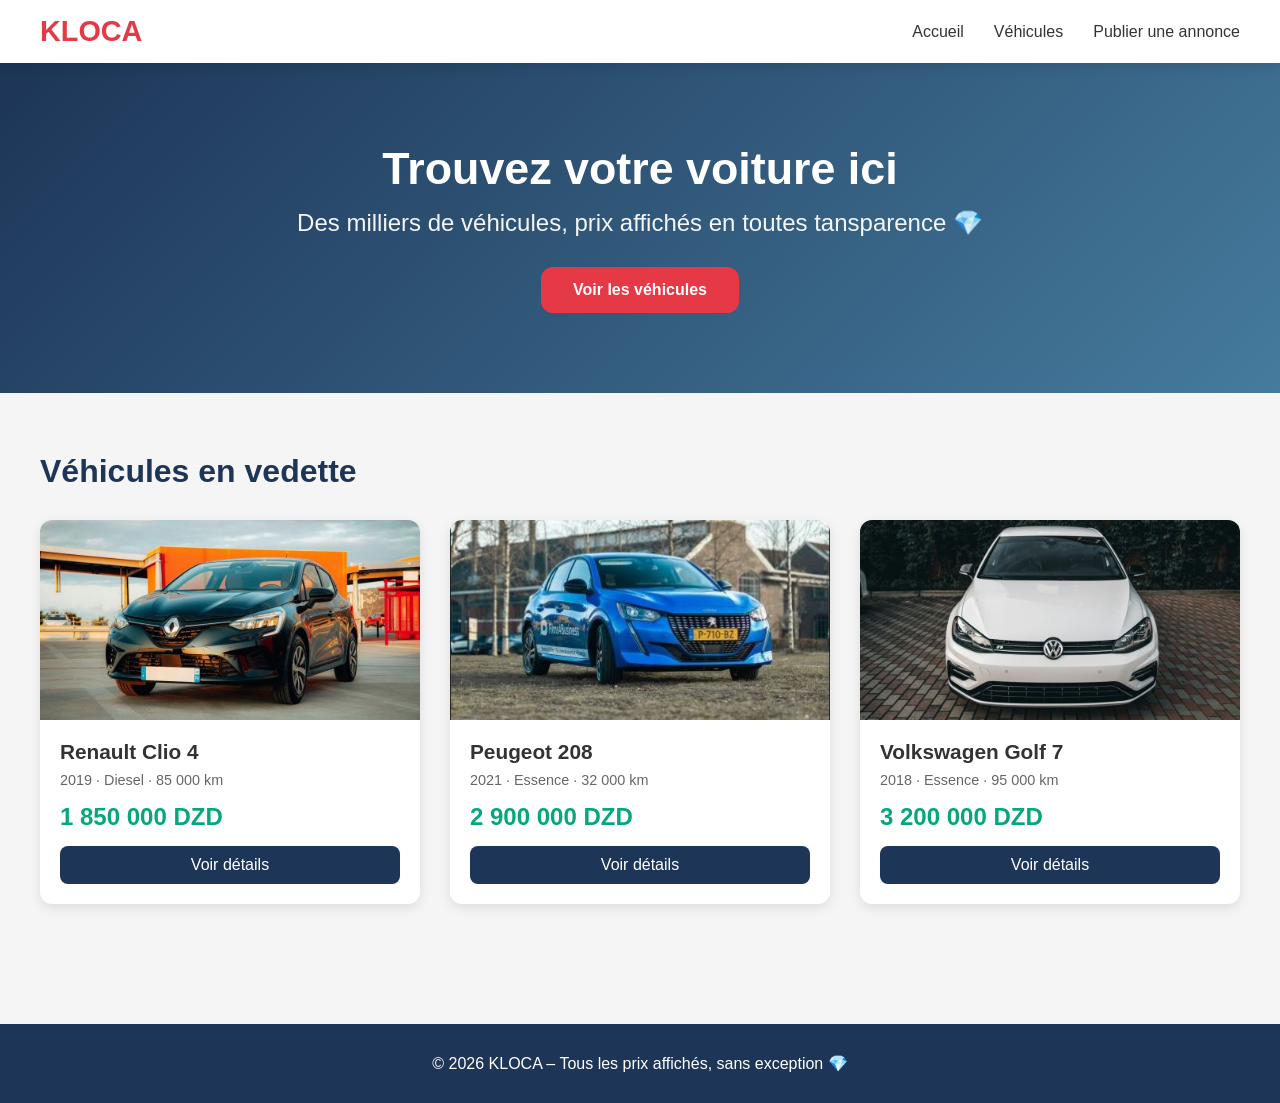
<file: index.html>
<!DOCTYPE html>
<html lang="ar" dir="ltr" class="notranslate" translate="no">
<head>
    <meta charset="UTF-8">
    <meta name="google" content="notranslate"/>
    <meta name="viewport" content="width=device-width, initial-scale=1.0">
    <title>Annonces - Vente Achat - kloca</title>
    <link rel="stylesheet" href="css/style.css">
</head>
<body>
    <header >
       <div class="logo">KLOCA</div> 
             
        <!--Navigation principal-->
        <nav>
                <a href="index.html" >Accueil</a>
                <a href="voitures.html">Véhicules</a>
                <a href="publier.html">Publier une annonce</a>
        </nav>                
    </header>

    <!--Hero-->
    <section class="hero">
        <h1>Trouvez votre voiture ici</h1>
        <p>Des milliers de véhicules, prix affichés en toutes tansparence 💎</p>
        <a href="voitures.html" class="btn">Voir les véhicules</a>
    </section>

    <!--VEHICULES EN VEDETTE-->

    <section class="vidette">
        <h2>Véhicules en vedette</h2>
        <div class="grille-vehicules">
            <!--Carte 1-->
           <article class="carte-vehicule">
                <img src="img/voit05.jpg" alt="Renault Clio 4">
                <div class="carte-contenu">
                    <h3>Renault Clio 4</h3>
                    <p class="specs">2019 · Diesel · 85 000 km</p>
                    <p class="prix">1 850 000 DZD</p>
                    <a href="fiche.html" class="btn-voir">Voir détails</a>
                </div>
            </article>

            <!-- Carte 2 -->
            <article class="carte-vehicule">
                <img src="img/voit6.jpg" alt="Peugeot 208">
                <div class="carte-contenu">
                    <h3>Peugeot 208</h3>
                    <p class="specs">2021 · Essence · 32 000 km</p>
                    <p class="prix">2 900 000 DZD</p>
                    <a href="fiche.html" class="btn-voir">Voir détails</a>
                </div>
            </article>

            <!-- Carte 3 -->
            <article class="carte-vehicule">
                <img src="img/voit4.jpg" alt="Volkswagen Golf 7">
                <div class="carte-contenu">
                    <h3>Volkswagen Golf 7</h3>
                    <p class="specs">2018 · Essence · 95 000 km</p>
                    <p class="prix">3 200 000 DZD</p>
                    <a href="fiche.html" class="btn-voir">Voir détails</a>
                </div>
            </article>
        </div>
    </section>
     <footer>
        <p>© 2026 KLOCA – Tous les prix affichés, sans exception 💎</p>
    </footer>
    <script src="js/script.js"></script>
</body>
</html>
</file>
<file: css/style.css>
:root{
    --couleur-primaire: #E63946;
    --couleur-secondaire: #1D3557;
    --couleur-accent: #F1FAEE;
    --couleur-texte: #333;
    --couleur-prix: #06A77D;
    --ombre: 0 4px 12px rgba(0,0,0,0.1);
    --radius: 12px;
}
*{box-sizing: border-box; margin: 0; padding: 0;}
body{
    font-family: 'Segoe UI', Tahoma, Geneva, Verdana, sans-serif;
    color: var(--couleur-texte);
    background: #f5f5f5;
}
header{
  background: white;
  box-shadow: var(--ombre);
  padding: 15px 40px;
  display: flex;
  justify-content: space-between;
  align-items: center;
  position: sticky;
  top: 0;
  z-index: 100;
}
.logo{
  font-size: 1.8rem;
  font-weight: bold;
  color: var(--couleur-primaire);
}
nav{
  display: flex;
  gap: 30px;
}
nav a{
  text-decoration: none;
  color: var(--couleur-texte);
  font-weight: 500;
  transition: color 0.3s;
}
nav a:hover{
  color: var(--couleur-primaire);
}
/* HERO*/
.hero{
  background: linear-gradient(135deg, var(--couleur-secondaire), #457B9D);
  color: white;
  padding: 80px 20px;
  text-align: center;
}
.hero h1{
  font-size: 2.8rem;
  margin-bottom: 15px;
}
.hero p{
  font-size: 1.5rem;
   margin-bottom: 30px;
   opacity: 0.95;
}
.btn{
  display: inline-block;
  background: var(--couleur-primaire);
  color: white;
  padding: 14px 32px;
  border-radius: var(--radius);
  text-decoration: none;
  font-weight: bold;
  transition: transform 0.2s;
}
.btn:hover{ transform: scale(1.05);}

/* GRILLE VÉHICULES */
.vidette { padding: 60px 40px;}
.vidette h2{ 
  font-size: 2rem;
  margin-bottom: 30px;
  color: var(--couleur-secondaire);
}
.grille-vehicules {
  display: grid;
  grid-template-columns: repeat(auto-fill, minmax(300px,1fr));
  gap: 30px;
}

/* CARTE VÉHICULE */
.carte-vehicule{
  display: flex;
  flex-direction: column;
  background: white;
  border-radius: var(--radius);
  overflow: hidden;
  box-shadow: var(--ombre);
  transition: transform 0.3s, box-shadow 0.3s;
}

.carte-vehicule:hover {
  transform:  translateY(-8px);
  box-shadow:  0 12px 24px rgba(0,0,0,0.15);
}
.carte-vehicule img{
  width: 100%;
  height: 200px;
  object-fit: cover;
}
.carte-contenu{
  display: flex;
  flex-direction: column;
  flex: 1;
  padding: 20px;}
.carte-contenu h3{
  font-size: 1.3rem;
  margin-bottom: 8px;
}
.specs{
  color: #666;
  font-size: 0.9rem;
  margin-bottom: 15px;
}

/* 🔒 LE PRIX – toujours visible, toujours en évidence */
.prix{
  font-size: 1.5rem;
  font-weight: bold;
  color: var(--couleur-prix);
  margin-bottom: 15px;
}
.btn-voir{
  display: block;
  margin-top: auto;
  text-align: center;
  background: var(--couleur-secondaire);
  color: white;
  text-decoration: none;
  padding: 10px;
  border-radius: 8px;
  transition: background 0.3s;
}
.btn-voir:hover{ background: var(--couleur-primaire);}
.barre-recherche{
  background: white;
  padding: 20px;
  border-radius: var(--radius);
  box-shadow: var(--ombre);
  display: flex;
  gap: 15px;
  flex-wrap: wrap;
  margin-bottom: 30px;
}
.barre-recherche input,
.barre-recherche select{
  padding: 12px;
  border: 1px solid #ddd;
  border-radius: 8px;
  font-size: 1rem;
  flex: 1;
  min-width: 180px;
}
.barre-recherche input:focus,
.barre-recherche select:focus{
  border-color: var(--couleur-primaire);
}
.barre-recherche button{
  background: var(--couleur-primaire);
  color: white;
  border: none;
  padding: 12px 24px;
  border-radius: 8px;
  cursor: pointer;
  font-weight: bold;
  font-size: 1rem;
  transition: background 0.3s;
}
.barre-recherche button:hover {
    background: var(--couleur-secondaire);
}
.fiche{
  display: grid;
  grid-template-columns: 1fr 1fr;
  gap: 40px;
  max-width: 1200px;
  margin: 40px auto;
  padding: 20px;
}
.fiche-images img{
  width: 100%;
  border-radius: var(--radius);
  box-shadow: var(--ombre);
}
.miniatures{
  display: flex;
  gap: 10px;
  margin-top: 15px;
}
.miniatures img{
  width: 100px;
  height: 70px;
  object-fit: cover;
  border-radius: 8px;
  cursor: pointer;
  opacity: 0.7;
  transition: opacity 0.3s;
}
.miniatures img:hover{
  opacity: 1;
}
.fiche-infos h1{
  font-size: 2.2rem;
  margin-bottom: 10px;
  color: var(--couleur-secondaire);
}
.localisation{
  color: #666;
  margin-bottom: 20px;
}

.prix-grand{
    font-size: 2.5rem;
    font-weight: bold;
    color: var(--couleur-prix);
    background: #e8f8f2;
    border-left: 5px solid var(--couleur-prix);
    padding: 15px 20px;
    border-radius: 8px;
    margin-bottom: 30px;
}
.specs-liste{
  list-style: none;
  padding: 0;
  margin-bottom: 30px;
}
.specs-liste li{
  padding: 8px 0;
  border-bottom: 1px solid #eee;
}
.specs-liste li strong{
  color: var(--couleur-secondaire);
}
.btn-contact{
  display: inline-block;
  background: var(--couleur-primaire);
  color: white;
  padding: 15px 30px;
  border: none;
  border-radius: var(--radius);
  font-size: 1.1rem;
  font-weight: bold;
  cursor: pointer;
  transition: transform 0.2s;
  margin-top: 30px;
}
.btn-contact:hover{
  transform: scale(1.05);
}
.recherche{
  max-width: 1200px;
  margin: 40px auto 0;
  padding: 0 20px;
}
.btn-retour{
  display: inline-block;
  margin-bottom: 20px;
  color: var(--couleur-primaire); 
  text-decoration: none;
  font-weight: bold; 
}

/*footer*/
footer{
  background-color: var(--couleur-secondaire);
  color: white;
  text-align: center;
  padding: 30px;
  margin-top: 60px;
}
/* RESPONSIVE */
@media (max-width: 768px) {
    header { flex-direction: column; gap: 15px; padding: 15px; }
    nav { gap: 15px; flex-wrap: wrap; justify-content: center; }
    .hero h1 { font-size: 2rem; }
    .vidette { padding: 40px 20px; }
    .fiche { grid-template-columns: 1fr; }
}
</file>
